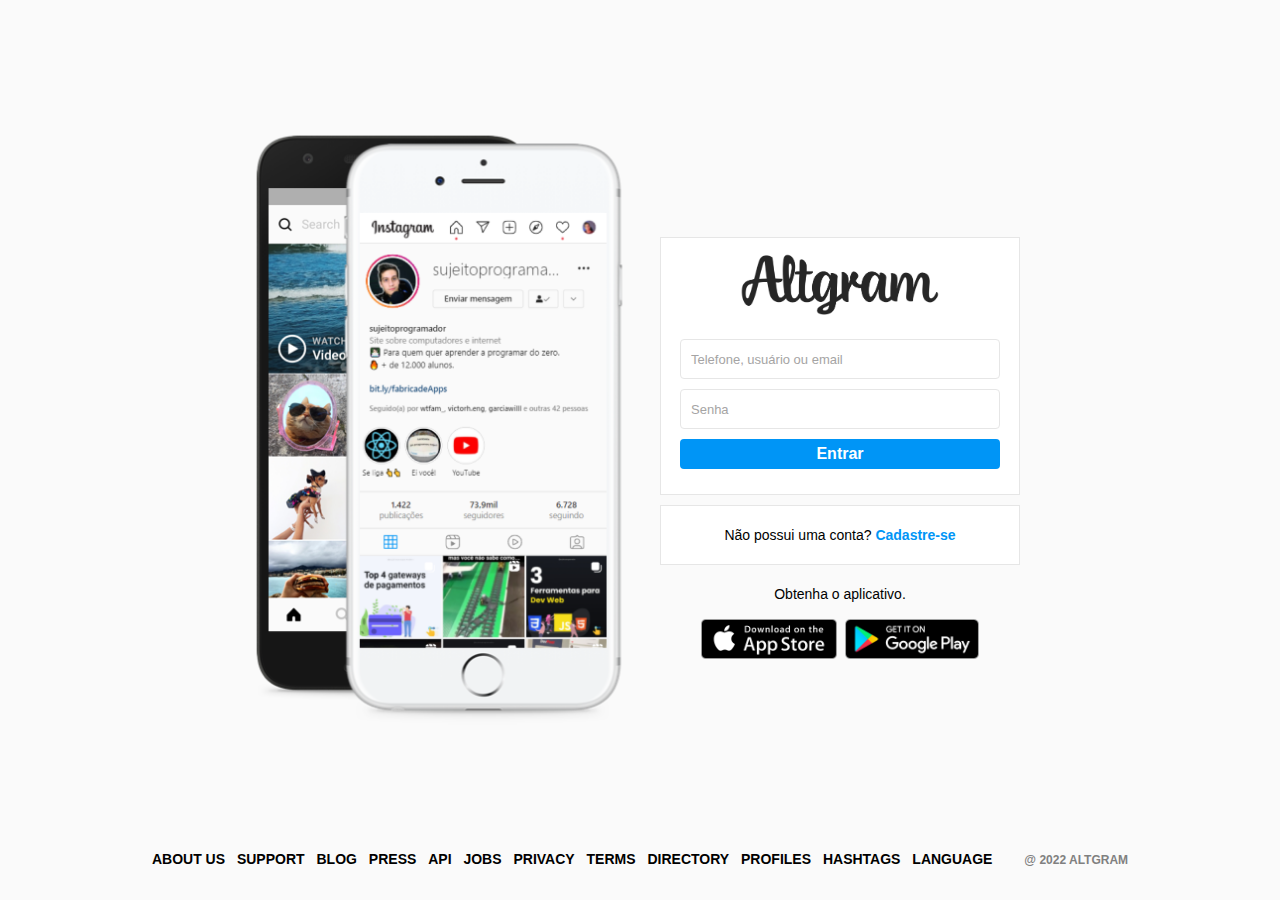
<file: index.html>
<!DOCTYPE html>
<html lang="pt-br">
<head>
    <meta charset="UTF-8">
    <meta name="viewport" content="width=device-width, initial-scale=1.0">
    <link rel="stylesheet" href="style.css" />
    <title>Altgram - rede social</title>
</head>
<body>
    
    <div id="wrapper">
        
        <!-- AREA CONTANIER -->
        <div id="container">

            <!-- AREA ESQUERDA -->
            <div class="column left">
                <div class="main"></div>
            </div>
            <!-- FIM AREA ESQUERDA -->
            
            <!-- AREA DIREITA -->
            <div class="column right">
                <div class="login-panel">
                    <div class="logo">
                        <img class="logo-img" src="assets/logo.png" alt="Logotipo">
                    </div>

                    <form>
                        <input placeholder="Telefone, usuário ou email" type="text" name="username" />
                        <input placeholder="Senha" type="password" name="password" />

                        <input type="submit" value="Entrar" />
                    </form>  
                </div>

                <div class="infobox">
                    <p>Não possui uma conta? <a href="signup.html">Cadastre-se</a> </p>
                </div>

                <div class="get-app-panel">
                    Obtenha o aplicativo.
                    <div class="app-buttons">
                        <a href="#">
                            <img src="assets/appstore.png" alt="Baixe na Appstore">
                        </a>    
                        <a href="#">
                            <img src="assets/googleplay.png" alt="Baixe na googleplay">
                        </a>
                    </div>
                </div>

            </div>
            <!--FIM AREA DIREITA -->
            
        </div>
        <!--FIM AREA CONTANIER -->

        <!-- COMEÇO RODAPÉ -->
        <footer>
            <div class="footer-inner">
                <a href="#">About us</a>
                <a href="#">Support</a>
                <a href="#">Blog</a>
                <a href="#">Press</a>
                <a href="#">API</a>
                <a href="#">Jobs</a>
                <a href="#">Privacy</a>
                <a href="#">Terms</a>
                <a href="#">Directory</a>
                <a href="#">Profiles</a>
                <a href="#">Hashtags</a>
                <a href="#">Language</a>
                <div class="text-small">@ 2022 Altgram</div>
            </div>
        </footer>
        <!-- FIM RODAPÉ -->

    </div>

</body>
</html>
</file>
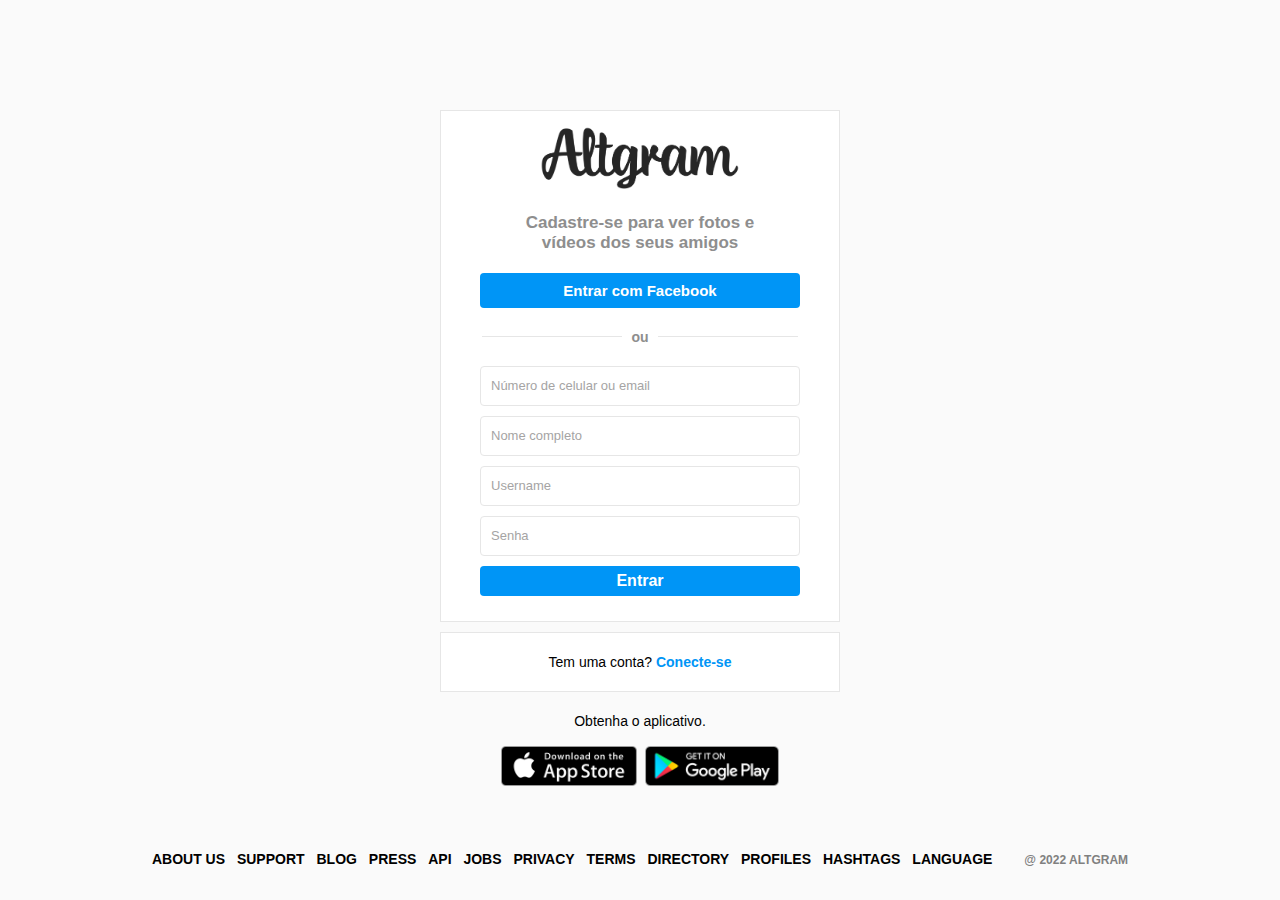
<file: signup.html>
<!DOCTYPE html>
<html lang="pt-br">
<head>
    <meta charset="UTF-8">
    <meta name="viewport" content="width=device-width, initial-scale=1.0">
    <link rel="stylesheet" href="style.css" />
    <title>Faça seu cadastro - Altgram</title>
</head>
<body>
    
    <div id="wrapper">
        
        <!-- AREA CONTANIER -->
        <div id="container-signup">
            
            <!-- AREA DIREITA -->
            <div class="column">
                <div class="login-panel">
                    <div class="logo">
                        <img class="logo-img" src="assets/logo.png" alt="Logotipo">
                    </div>

                    <div class="message">
                        <span>Cadastre-se para ver fotos e vídeos dos seus amigos</span>
                    </div>

                    <button class="cta-button">
                        Entrar com Facebook
                    </button>

                    <div class="divisor-container">
                        <div class="line"></div>
                        <div class="divisor-tag">ou</div>
                        <div class="line"></div>
                    </div>

                    <form>
                        <input placeholder="Número de celular ou email" type="text" name="email" />
                        <input placeholder="Nome completo" type="text" name="name" />
                        <input placeholder="Username" type="text" name="username" />
                        <input placeholder="Senha" type="password" name="password" />

                        <input type="submit" value="Entrar" />
                    </form>  
                </div>

                <div class="infobox">
                    <p>Tem uma conta? <a href="index.html">Conecte-se</a> </p>
                </div>

                <div class="get-app-panel">
                    Obtenha o aplicativo.
                    <div class="app-buttons">
                        <a href="#">
                            <img src="assets/appstore.png" alt="Baixe na Appstore">
                        </a>    
                        <a href="#">
                            <img src="assets/googleplay.png" alt="Baixe na googleplay">
                        </a>
                    </div>
                </div>

            </div>
            <!--FIM AREA DIREITA -->
            
        </div>
        <!--FIM AREA CONTANIER -->

        <!-- COMEÇO RODAPÉ -->
        <footer>
            <div class="footer-inner">
                <a href="#">About us</a>
                <a href="#">Support</a>
                <a href="#">Blog</a>
                <a href="#">Press</a>
                <a href="#">API</a>
                <a href="#">Jobs</a>
                <a href="#">Privacy</a>
                <a href="#">Terms</a>
                <a href="#">Directory</a>
                <a href="#">Profiles</a>
                <a href="#">Hashtags</a>
                <a href="#">Language</a>
                <div class="text-small">@ 2022 Altgram</div>
            </div>
        </footer>
        <!-- FIM RODAPÉ -->

    </div>

</body>
</html>
</file>
<file: style.css>
*{
    box-sizing: border-box;
    margin: 0;
    padding: 0;
}

a{
    color: var(--button-primary);
    text-decoration: none;
}

body{
    --background: #FAFAFA;
    --white: #FFFFFF;
    --black: #000000;
    --button-primary: #0095f6;
    --border-primary: #e6e6e6;


    background: var(--background);
    height: 100%;
    width: 100%;
    font-family: Arial, Helvetica, sans-serif;
    font-size: 14px;
    line-height: 18px;
}

#wrapper{
    height: 100vh;
}

#container{
    margin: 0 auto;
    min-height: 100%;
    width: 800px;
    display:flex;
    align-items: center;
}

.column{
    flex-grow: 1;
    width: 50%;
}

.left{
   background-image: url("assets/main-foto.png");
   background-size: 450px;
   background-repeat: no-repeat;
   background-position: center; 
   height: 600px;
   margin-bottom: 50px;
}

.right{
    padding: 20px;
}

.login-panel{
    background-color: var(--white);
    border: 1px solid var(--border-primary);
    text-align: center;
    padding: 15px 0;
    display: flex;
    flex-direction: column;
}
.logo-img{
    width: 200px;
    padding-bottom: 10px;
}

form{
    display:flex;
    flex-direction: column;
    align-items: center;
    justify-content: center;
}
input[type="password"], input[type="text"]{
    background-color: var(--white);
    border: 1px solid var(--border-primary);
    height: 40px;
    border-radius: 4px;
    margin-top: 10px;
    padding: 10px;
    font-size: 13px;
    width: 320px;
    color: var(--black);
}

input[type="password"]::placeholder, input[type="text"]::placeholder{
    color: rgb(165, 164, 164);
}

input[type="password"]:focus, input[type="text"]:focus{
    outline: 0;
    border: 1px solid var(--border-primary);
}

input[type="submit"]{
    width:320px;
    margin-top: 10px;
    height: 30px;
    border:0;
    background-color: var(--button-primary);
    border-radius: 4px;
    color: var(--white);
    font-size: 16px;
    font-weight: bold;
    margin-bottom: 10px;
    cursor: pointer;
}

.infobox{
    background-color: var(--white);
    height: 60px;
    border: 1px solid var(--border-primary);
    margin: 10px auto 0;
    
    display: flex;
    justify-content: center;
    align-items: center;
}

.infobox p{
    user-select: none;
}

.infobox p a{
    font-weight: bold;
    user-select: none;
}

.get-app-panel{
    margin-top: 20px;
    text-align: center;
}
.app-buttons{
    margin-top: 16px;
}

.app-buttons img{
    height: 40px;
    padding: 0 2px;
}

footer{
    text-align: center;
    height: 50px;
    margin-top: -50px;
}

footer a{
    color:var(--black);
    text-transform: uppercase;
    font-weight: bold;
    margin-right: 8px;
}

.text-small{
    font-size: 12px;
    font-weight: bold;
    color: grey;
    text-transform: uppercase;
    padding-left: 20px;
    display: inline-block;
}

/* PAGINA SIGNUP */
#container-signup{
    margin: 0 auto;
    min-height: 100%;
    max-width: 400px;
    display: flex;
    align-items: center;
}

.message{
    margin: 10px 70px;
}

.message span{
    text-align: center;
    font-size: 17px;
    font-weight: bold;
    line-height: 20px;
    color: #8e8e8e;
}

.cta-button{
    width: 320px;
    margin: 10px auto;
    height: 35px;
    background-color: var(--button-primary);
    color: var(--white);
    border: 0;
    border-radius: 4px;
    font-size: 15px;
    font-weight: bold;
    cursor: pointer;
}

.divisor-container{
    display: flex;
    justify-content: center;
    align-items: center;
    margin: 10px 0;
}

.line{
    height: 1px;
    background-color: var(--border-primary);
    width: 35%;
}

.divisor-tag{
    font-weight: bold;
    margin: 0 2.5%;
    color: #8e8e8e;
    user-select: none;
}
/* FIM PAGINA SIGNUP */

/* RESPONSIVIDADE */
@media (max-width: 850px){
    .left{
        display:none;
    }

    #container{
        width: 70%;
    }

    .right{
        padding-left: 0;
    }
}

@media(max-width: 560px){
    #container{
        width: 100%;
        padding-left: 5%;
    }

    #container-signup{
        width: 90%;
    }

    input[type="password"], input[type="text"], input[type="submit"]{
        width: 85%;
    }

    .cta-button{
        width: 85%;
    }

    .message{
        margin: 10px 25px;
    }
}
/* FIM RESPONSIVIDADE */
</file>
